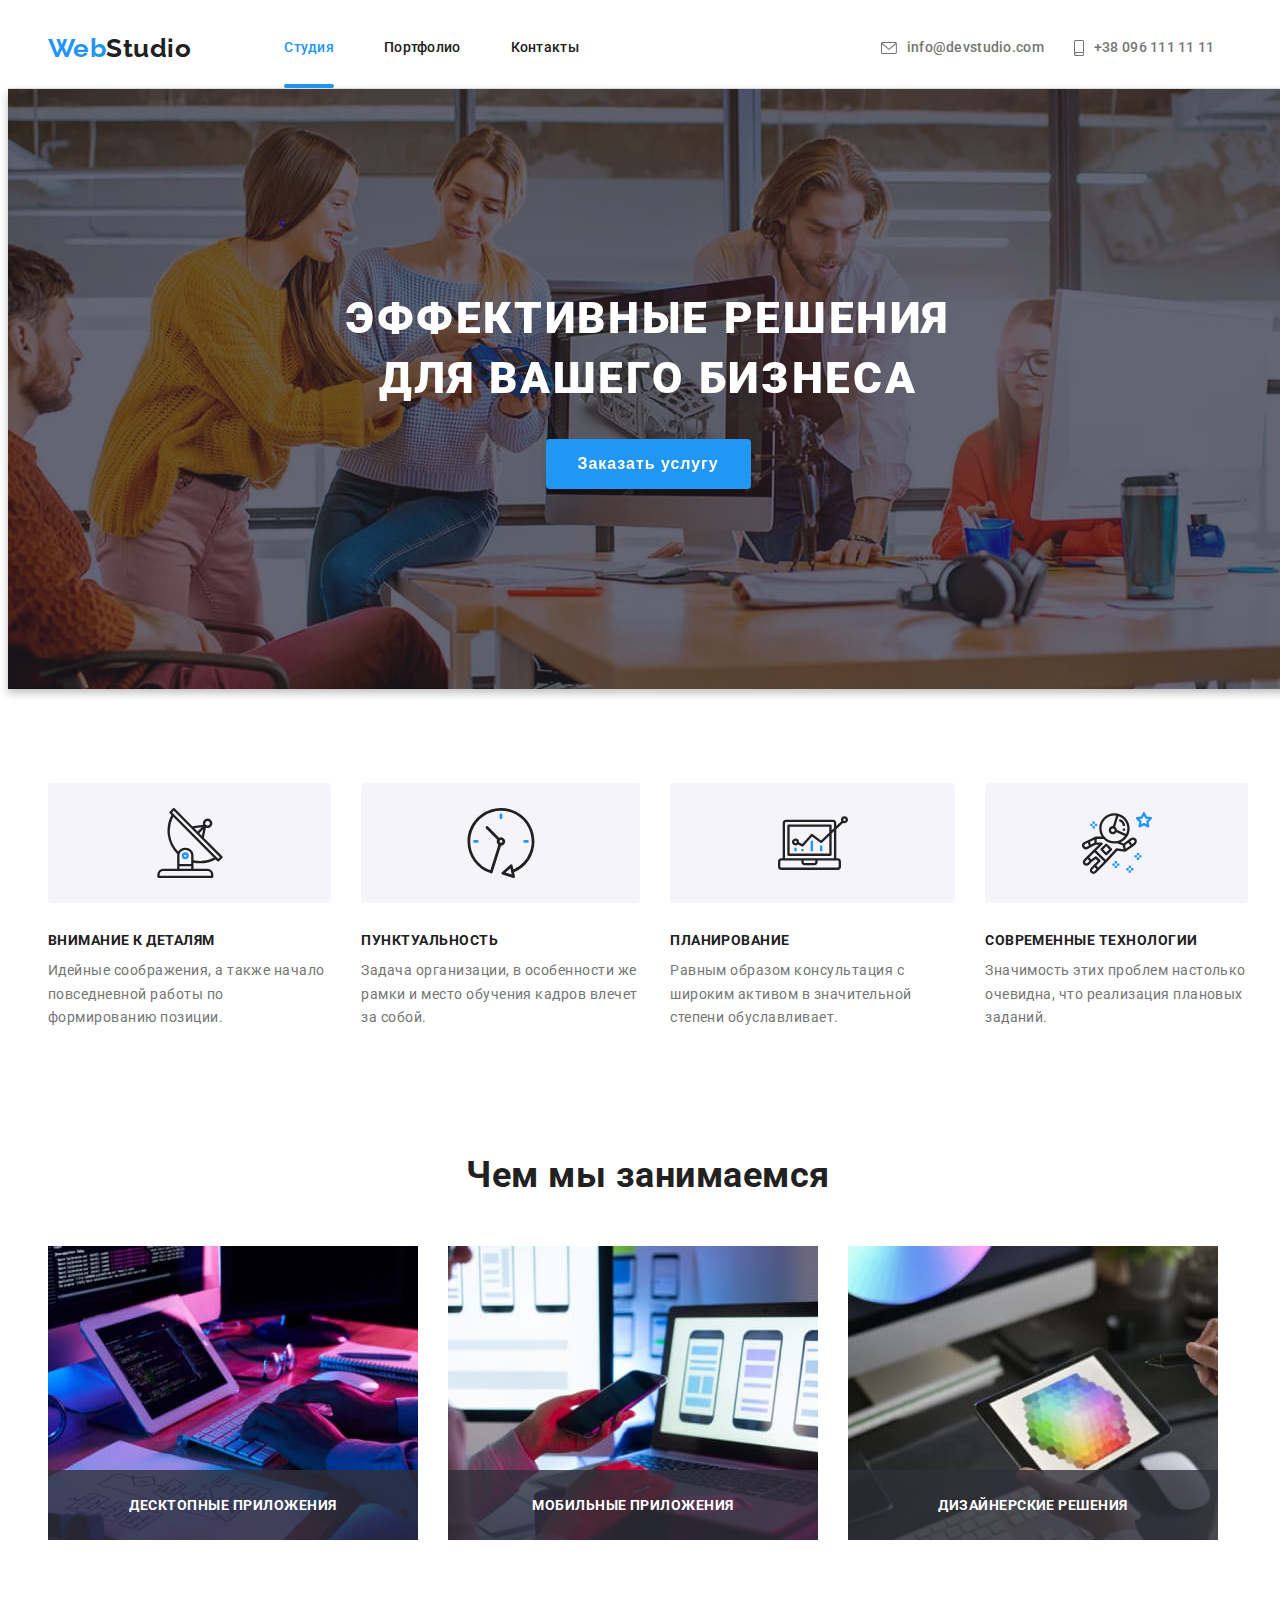
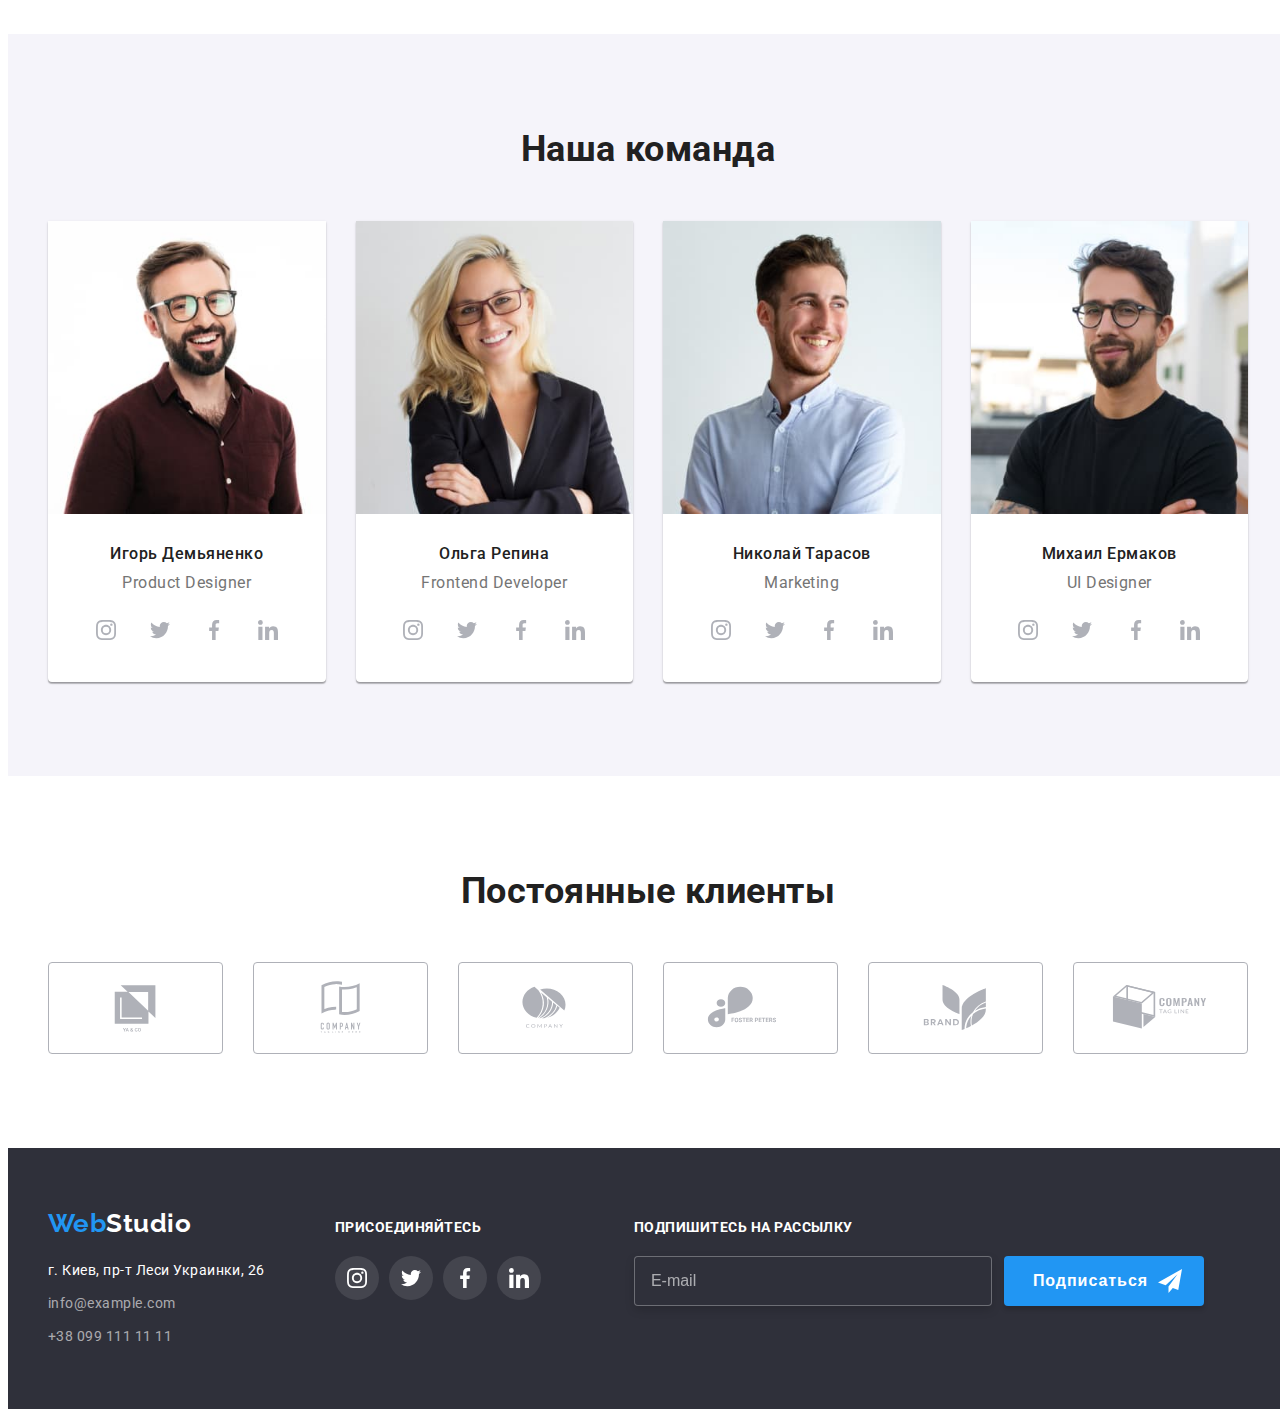
<file: index.html>
<!DOCTYPE html>
<html lang="ru">

<head>
    <meta charset="UTF-8">
    <meta http-equiv="X-UA-Compatible" content="IE=edge">
    <meta name="viewport" content="width=device-width, initial-scale=1.0">
    <title>Webstudio</title>

    <link rel="preconnect" href="https://fonts.googleapis.com">
    <link rel="preconnect" href="https://fonts.gstatic.com" crossorigin>
    <link href="https://fonts.googleapis.com/css2?family=Raleway:wght@700&family=Roboto:wght@400;500;700;900&display=swap"
        rel="stylesheet">

    <link rel="stylesheet" href="https://cdnjs.cloudflare.com/ajax/libs/modern-normalize/1.1.0/modern-normalize.min.css"
            integrity="sha512-wpPYUAdjBVSE4KJnH1VR1HeZfpl1ub8YT/NKx4PuQ5NmX2tKuGu6U/JRp5y+Y8XG2tV+wKQpNHVUX03MfMFn9Q=="
            crossorigin="anonymous" referrerpolicy="no-referrer" />
    
            <link rel="stylesheet" href="./css/main.min.css">

</head>

<body>
    
    <!--Шапка сайта-->
<header class="header">
    <div class="container container--header">
        <nav class="site-nav">

            <a href="./index.html" class="logo">
                <span class="logo__accent">Web</span>Studio
            </a>
            <button type="button" class="open-menu-btn">
                <svg width="40" height="40" aria-label="Переключатель мобильного меню">
                    <use class="icon__menu" href="./images/icons.svg#icon-burger"></use>
                </svg>
            </button>
            <div class="mob-menu is-hidden">
                <div class="menu__container">
                    <div>
                        <button type="button" class="close-menu-btn" aria-expanded="false" data-menu-button>
                            <svg width="40" height="40" aria-label="Переключатель мобильного меню">
                                <use class="icon__cross" href="./images/icons.svg#icon-close"></use>

                            </svg>
                        </button>
                        <ul class="site-nav__list">

                            <li class="site-nav__item"><a href="./index.html" class="site-nav__link site-nav__link--current">Студия</a></li>
                            <li class="site-nav__item"><a href="./portfolio.html"
                                    class="site-nav__link">Портфолио</a></li>
                            <li class="site-nav__item"><a href="" class="site-nav__link">Контакты</a></li>
                        </ul>
                    </div>
                    <ul class="adress-nav">
                        <li class="adress-nav__item">
                            <a href="mailto:info@devstudio.com" target="_blank"
                                class="adress-nav__link adress-nav__link--mail">
                                <svg class="adress-nav__icon" width="16" height="12">
                                    <use href="./images/icons.svg#icon-envelope"></use>
                                </svg>info@devstudio.com</a>
                        </li>
                        <li class="adress-nav__item"><a href="tel:+380961111111"
                                class="adress-nav__link adress-nav__link--tel">
                                <svg class="adress-nav__icon" width="10" height="16">
                                    <use href="./images/icons.svg#icon-phone"></use>
                                </svg>+38 096 111 11 11</a></li>
                    </ul>
                    <ul class="social-nav">
                        <li class="social-nav__item">
                            <a href="" class="social-nav__link">Instagram</a>
                        </li>
                        <li class="social-nav__item">
                            <a href="" class="social-nav__link">Twitter</a>
                        </li>
                        <li class="social-nav__item">
                            <a href="" class="social-nav__link">Facebook</a>
                        </li>
                        <li class="social-nav__item">
                            <a href="" class="social-nav__link">LinkedIn</a>
                        </li>

                    </ul>
                </div>
            </div>
        </nav>


    </div>
</header>


    <main>

        <!--Заказать услугу-->
        <section class="hero section">
            <div class="container">
                <h1 class="hero__title">Эффективные решения для вашего бизнеса</h1>
                <button type="button" class="hero__button" data-modal-open>Заказать услугу</button>       
            </div>
        </section>

        <!--Особенности-->
        <section class="features section">
            <div class="container">
            <h2 class="visually-hidden">Особенности</h2>
            <ul class="features__list">
                <li class="features__item">
                    <div class="features__block">
                    <svg class="features__icon" width="70" height="70">
                        <use href="./images/icons.svg#icon-antenna"></use>
                    </svg>
                </div>
                    <h3 class="features__title">Внимание к деталям</h3>
                    <p class="features__text">
                        Идейные соображения, а также начало повседневной работы по формированию позиции.
                    </p>
                </li>
                <li class="features__item">
                    <div class="features__block">
                        <svg class="features__icon" width="70" height="70">
                            <use href="./images/icons.svg#icon-clock"></use>
                        </svg>
                    </div>
                    <h3 class="features__title">Пунктуальность</h3>
                    <p class="features__text">
                        Задача организации, в особенности же рамки и место обучения кадров влечет за собой.
                    </p>
                </li>
                <li class="features__item">
                    <div class="features__block">
                        <svg class="features__icon" width="70" height="70">
                            <use href="./images/icons.svg#icon-diagram"></use>
                        </svg>
                    </div>
                    <h3 class="features__title">Планирование</h3>
                    <p class="features__text">
                        Равным образом консультация с широким активом в значительной степени обуславливает.
                    </p>
                </li>
                <li class="features__item">
                    <div class="features__block">
                        <svg class="features__icon" width="70" height="70">
                            <use href="./images/icons.svg#icon-astronaut"></use>
                        </svg>
                    </div>
                    <h3 class="features__title">Современные технологии</h3>
                    <p class="features__text">
                        Значимость этих проблем настолько очевидна, что реализация плановых заданий.
                    </p>
                </li>
            </ul>
            </div>
        </section>

        <!--Чем мы занимаемся-->
        <section class="works section">
            <div class="container">
            <h2 class=" works__title">Чем мы занимаемся</h2>
            <ul class="works__list">
                <li class="works__item">
                    <img srcset="
                    ./images/works-01.jpg  370px,
                    ./images/works-01@2x.jpg  540px"
                    src="./images/works-01.jpg" 
                    class="works__img" 
                    alt="Человек печатает на клавиатуре" 
                    sizes=" 100vw"
                    />
                    <h3 class="works__description">Десктопные приложения</h3>
                </li>
                <li class="works__item">
                    <img srcset="
                    ./images/works-02.jpg  370px,
                    ./images/works-02@2x.jpg  540px"
                    src="./images/works-02.jpg" class="works__img"
                    alt="Человек держит в руках телефон" sizes=" 100vw" />
                    <h3 class="works__description">Мобильные приложения</h3>
                </li>
                <li class="works__item">
                    <img srcset="
                    ./images/works-03.jpg  370px,
                    ./images/works-03@2x.jpg  540px" 
                    src="./images/works-03.jpg" class="works__img"
                    alt="Человек работает на планшете" 
                    sizes=" 100vw" />
                    <h3 class="works__description">Дизайнерские решения</h3>
                </li>
            </ul>
            </div>
        </section>

        <!--Команда-->
        <section class="team section">
            <div class="container">
            <h2 class="team__title">Наша команда</h2>
            <ul class="employees">
                <li class="employees__card">
                    <img srcset=
                    "./images/team-01.jpg  450w,
                    ./images/team-01@2x.jpg  900w,
                    ./images/team-01-270px.jpg  270w,
                    ./images/team-01-270px@2x.jpg  540w,
                    ./images/team-01-354px.jpg  354w,
                    ./images/team-01-354px@2x.jpg 708w" 
                    src="./images/team-01.jpg" class="works__img"
                    alt="Фото Игорь Демьяненко" 
                    sizes="(min-width: 1200px) 25vw, (min-width: 768px) 50vw, 100vw" />
                    <div class="employees__block">
                        <h3 class="employees__name">Игорь Демьяненко</h3>
                        <p lang="en" class="employees__position">Product Designer</p>
                        <ul class="social">
                            <li class="social__button">
                                <a href="" class="social__link">
                                    <svg class="social__icon" width="20" height="20">
                                        <use href="./images/icons.svg#icon-instagram"></use>
                                    </svg>
                                </a>
                            </li>
                            <li class="social__button">
                                <a href="" class="social__link">
                                    <svg class="social__icon" width="20" height="20">
                                        <use href="./images/icons.svg#icon-twitter"></use>
                                    </svg>
                                </a>
                            </li>
                            <li class="social__button">
                                <a href="" class="social__link">
                                    <svg class="social__icon" width="20" height="20">
                                        <use href="./images/icons.svg#icon-facebook"></use>
                                    </svg>
                                </a>
                            </li>
                            <li class="social__button">
                                <a href="" class="social__link">
                                    <svg class="social__icon" width="20" height="20">
                                        <use href="./images/icons.svg#icon-linkedin"></use>
                                    </svg>
                                </a>
                            </li>
                        </ul>
                    </div>
                </li>
                <li class="employees__card">
                    <img srcset=
                    "./images/team-02.jpg  450w,
                    ./images/team-02@2x.jpg  900w,
                    ./images/team-02-270px.jpg  270w,
                    ./images/team-02-270px@2x.jpg  540w,
                    ./images/team-02-354px.jpg  354w,
                    ./images/team-02-354px@2x.jpg 708w"  
                    src="./images/team-02.jpg" class="works__img"
                    alt="Фото Ольга Репина" 
                    sizes="(min-width: 1200px) 25vw, (min-width: 768px) 50vw, 100vw" />
                    <div class="employees__block">
                        <h3 class="employees__name">Ольга Репина</h3>
                        <p lang="en" class="employees__position">Frontend Developer</p>
                    <ul class="social">
                        <li class="social__button">
                            <a href="" class="social__link">
                                <svg class="social__icon" width="20" height="20">
                                    <use href="./images/icons.svg#icon-instagram"></use>
                                </svg>
                            </a>
                        </li>
                        <li class="social__button">
                            <a href="" class="social__link">
                                <svg class="social__icon" width="20" height="20">
                                    <use href="./images/icons.svg#icon-twitter"></use>
                                </svg>
                            </a>
                        </li>
                        <li class="social__button">
                            <a href="" class="social__link">
                                <svg class="social__icon" width="20" height="20">
                                    <use href="./images/icons.svg#icon-facebook"></use>
                                </svg>
                            </a>
                        </li>
                        <li class="social__button">
                            <a href="" class="social__link">
                                <svg class="social__icon" width="20" height="20">
                                    <use href="./images/icons.svg#icon-linkedin"></use>
                                </svg>
                            </a>
                        </li>
                    </ul>
                    </div>
                </li>
                <li class="employees__card">
                    <img srcset=
                    "./images/team-03.jpg  450w,
                    ./images/team-03@2x.jpg  900w,
                    ./images/team-03-270px.jpg  270w,
                    ./images/team-03-270px@2x.jpg  540w,
                    ./images/team-03-354px.jpg  354w,
                    ./images/team-03-354px@2x.jpg 708w" 
                    src="./images/team-03.jpg" class="works__img"
                    alt="Фото Николай Тарасов" 
                    sizes="(min-width: 1200px) 25vw, (min-width: 768px) 50vw, 100vw" />
                    <div class="employees__block">
                        <h3 class="employees__name">Николай Тарасов</h3>
                        <p lang="en" class="employees__position">Marketing</p>
                    <ul class="social">
                        <li class="social__button">
                            <a href="" class="social__link">
                                <svg class="social__icon" width="20" height="20">
                                    <use href="./images/icons.svg#icon-instagram"></use>
                                </svg>
                            </a>
                        </li>
                        <li class="social__button">
                            <a href="" class="social__link">
                                <svg class="social__icon" width="20" height="20">
                                    <use href="./images/icons.svg#icon-twitter"></use>
                                </svg>
                            </a>
                        </li>
                        <li class="social__button">
                            <a href="" class="social__link">
                                <svg class="social__icon" width="20" height="20">
                                    <use href="./images/icons.svg#icon-facebook"></use>
                                </svg>
                            </a>
                        </li>
                        <li class="social__button">
                            <a href="" class="social__link">
                                <svg class="social__icon" width="20" height="20">
                                    <use href="./images/icons.svg#icon-linkedin"></use>
                                </svg>
                            </a>
                        </li>
                    </ul>
                    </div>
                </li>
                <li class="employees__card">
                    
                    <img srcset="./images/team-03.jpg  450w,
                    ./images/team-04@2x.jpg  900w,
                    ./images/team-04-270px.jpg  270w,
                    ./images/team-04-270px@2x.jpg  540w,
                    ./images/team-04-354px.jpg  354w,
                    ./images/team-04-354px@2x.jpg 708w" src="./images/team-03.jpg" class="works__img"
                    alt="Фото Михаил Ермаков" 
                    sizes="(min-width: 1200px) 25vw, (min-width: 768px) 50vw, 100vw" />

                    <div class="employees__block">
                        <h3 class="employees__name">Михаил Ермаков</h3>
                        <p lang="en" class="employees__position">UI Designer</p>
                    <ul class="social">
                        <li class="social__button">
                            <a href="" class="social__link">
                                <svg class="social__icon" width="20" height="20">
                                    <use href="./images/icons.svg#icon-instagram"></use>
                                </svg>
                            </a>
                        </li>
                        <li class="social__button">
                            <a href="" class="social__link">
                                <svg class="social__icon" width="20" height="20">
                                    <use href="./images/icons.svg#icon-twitter"></use>
                                </svg>
                            </a>
                        </li>
                        <li class="social__button">
                            <a href="" class="social__link">
                                <svg class="social__icon" width="20" height="20">
                                    <use href="./images/icons.svg#icon-facebook"></use>
                                </svg>
                            </a>
                        </li>
                        <li class="social__button">
                            <a href="" class="social__link">
                                <svg class="social__icon" width="20" height="20">
                                    <use href="./images/icons.svg#icon-linkedin"></use>
                                </svg>
                            </a>
                        </li>
                    </ul>
                    </div>
                </li>
            </ul>
            </div>
        </section>
    </main>


    <!-- Наши клиенты -->

    <section class="clients section">
        <div class="container">
            <h2 class="clients__title">Постоянные клиенты</h2>
            <ul class="companies">
                <li class="companies__item">
                    <a href="" class="companies__link">
                        <svg class="companies__icon" width="106" height="60">
                            <use href="./images/icons.svg#icon-logo-1"></use>
                        </svg>
                    </a>
                </li>
                <li class="companies__item">
                    <a href="" class="companies__link">
                        <svg class="companies__icon" width="106" height="60">
                            <use href="./images/icons.svg#icon-logo-2"></use>
                        </svg>
                    </a>
                </li>
                <li class="companies__item">
                    <a href="" class="companies__link">
                        <svg class="companies__icon" width="106" height="60">
                            <use href="./images/icons.svg#icon-logo-3"></use>
                        </svg>
                    </a>
                </li>
                <li class="companies__item">
                    <a href="" class="companies__link">
                        <svg class="companies__icon" width="106" height="60">
                            <use href="./images/icons.svg#icon-logo-4"></use>
                        </svg>
                    </a>
                </li>
                <li class="companies__item">
                    <a href="" class="companies__link">
                        <svg class="companies__icon" width="106" height="60">
                            <use href="./images/icons.svg#icon-logo-5"></use>
                        </svg>
                    </a>
                </li>
                <li class="companies__item">
                    <a href="" class="companies__link">
                        <svg class="companies__icon" width="106" height="60">
                            <use href="./images/icons.svg#icon-logo-6"></use>
                        </svg>
                    </a>
                </li>
            </ul>
        </div>
    </section>

    <!--Футер-->
    <footer class="footer">
        <div class="container footer--container">
        <div class="adress__footer">
            <a href="./index.html" class="logo logo--footer">
            <span class="logo__accent">Web</span>Studio
        </a>

        <address class="contacts">
            <ul class="contacts__list">
                <li class="contacts__item">
                    <a href="https://goo.gl/maps/eppCBXv3mgWTVe7j6" target="_blank" class="contacts__link contacts__link--map">г. Киев, пр-т Леси Украинки, 26</a>
                </li>
                <li class="contacts__item">
                    <a href="mailto:info@example.com" target="_blank" class="contacts__link">info@example.com</a>
                </li>
                <li class="contacts__item">
                    <a href="tel:+380991111111" class="contacts__link"> +38 099 111 11 11</a>
                </li>
            </ul>
        </address>
        </div>
        <div class="join">
        <h2 class="join__title">присоединяйтесь</h2>
        <ul class="join__social">
            <li class="social__button">
                <a href="" class="social__link social__link--join">
                    <svg class="social__icon social__icon--join" width="20" height="20">
                        <use href="./images/icons.svg#icon-instagram"></use>
                    </svg>
                </a>
            </li>
            <li class="social__button">
                <a href="" class="social__link social__link--join">
                    <svg class="social__icon social__icon--join" width="20" height="20">
                        <use href="./images/icons.svg#icon-twitter"></use>
                    </svg>
                </a>
            </li>
            <li class="social__button">
                <a href="" class="social__link social__link--join">
                    <svg class="social__icon social__icon--join" width="20" height="20">
                        <use href="./images/icons.svg#icon-facebook"></use>
                    </svg>
                </a>
            </li>
            <li class="social__button">
                <a href="" class="social__link social__link--join">
                    <svg class="social__icon social__icon--join" width="20" height="20">
                        <use href="./images/icons.svg#icon-linkedin"></use>
                    </svg>
                </a>
            </li>
        </ul>
        </div>
        <div class="subscribe">
            <h3 class="subscribe__title">Подпишитесь на рассылку</h3>
            <div class="mail">
            <label for="mail" ></label>
            <input type="email" class="mail__insert" name="mail" placeholder="E-mail" id="mail">
            <button type="submit" class="button__subscribe">Подписаться
            <svg class="subscribe__icon" width="24" height="24">
                <use href="./images/icons.svg#icon-send"></use>
            </svg>
        </button>
        </div>
        </div>
        </div>
    </footer>

<!-- Модальное окно -->

    <div class="backdrop is-hidden" data-modal>
        <div class="modal">
            <p class="modal__title">Оставьте свои данные, мы вам перезвоним</p>
            <button data-modal-close class="close">
            <svg class="close__button" width="18" height="18">
                <use href="./images/icons.svg#icon-close"></use>
            </svg>
            </button>
            <form>
                <div class="form">
                    <label for="name" class="form__name">Имя</label>
                    <div class="field">
                        <input type="text" class="field__input" name="name" id="name">
                        <svg class="field__icon" width="18" height="18">
                            <use href="./images/icons.svg#icon-person"></use>
                        </svg>
                    </div>
                    
                </div>
                <div class="form">
                    <label for="tel" class="form__name">Телефон</label>
                    <div class="field">
                        <input type="tel" class="field__input" name="tel" id="tel">
                        <svg class="field__icon" width="18" height="18">
                            <use href="./images/icons.svg#icon-phone-black"></use>
                        </svg>
                    </div>
                    
                </div>
                <div class="form">
                    <label for="mail" class="form__name">Почта</label>
                    <div class="field">
                        <input type="email" class="field__input" name="mail" id="mail">
                        <svg class="field__icon" width="18" height="18">
                            <use href="./images/icons.svg#icon-email-black"></use>
                        </svg>
                    </div>
                    
                </div>
                <div class="form form--comment">
                    
                    <label for="feedback" class="form__name">Комментарий</label>
                    <textarea class="field__comment" name="comment" placeholder="Введите текст"></textarea>
                    
                </div>
                <div class="checkbox">
                    
                <label class="agreement">
                    <input type="checkbox" class="agreement__check visually-hidden" name="checkbox" value="html">
                    <svg class="agreement__icon" width="16" height="15">
                        <use href="./images/icons.svg#icon-check"></use>
                    </svg>
                    Соглашаюсь с рассылкой и принимаю <a href="" class="conditions">Условия договора</a>
                
                </label>
                </div>
                <button type="submit" class="modal__button">Отправить</button>
            </form>
        </div>
        
    </div>
    <script src="./js/modal.js"></script>
    <script src="./js/mobile-menu.js"></script>
</body>

</html>
</file>
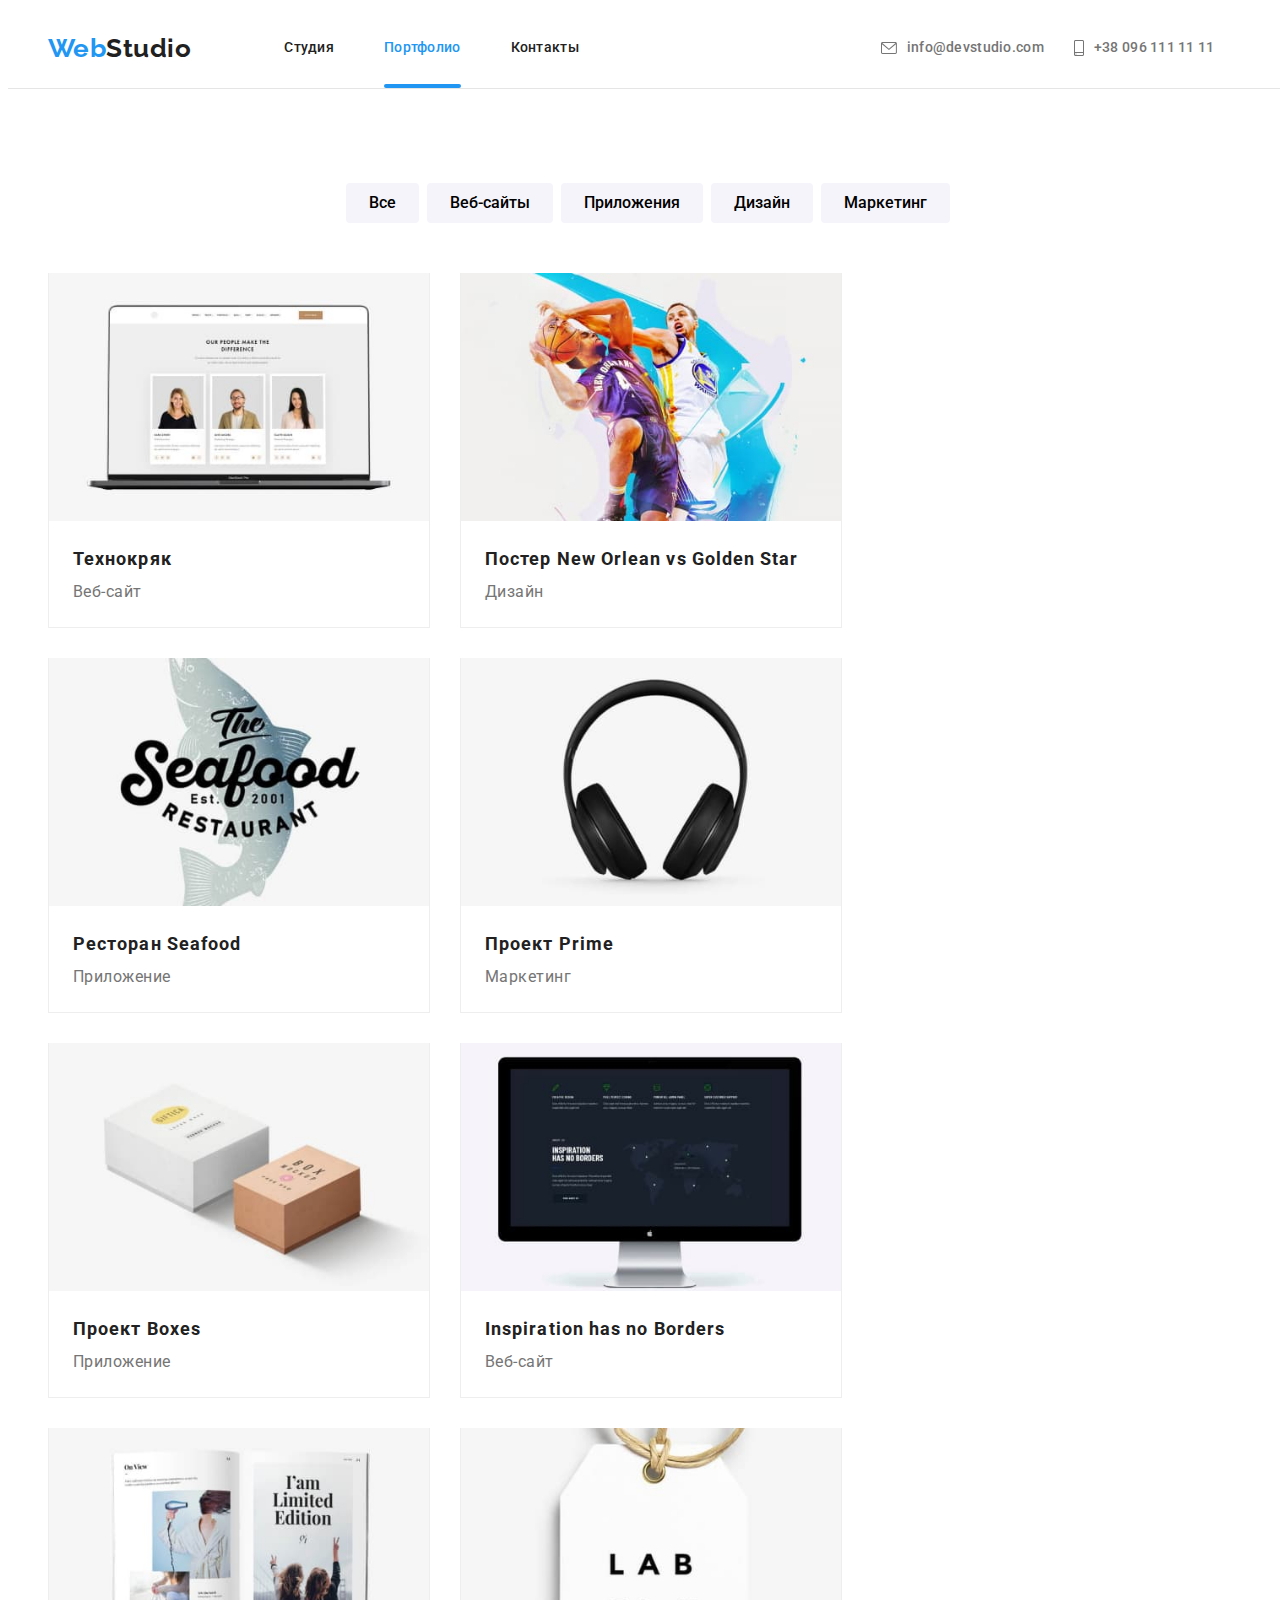
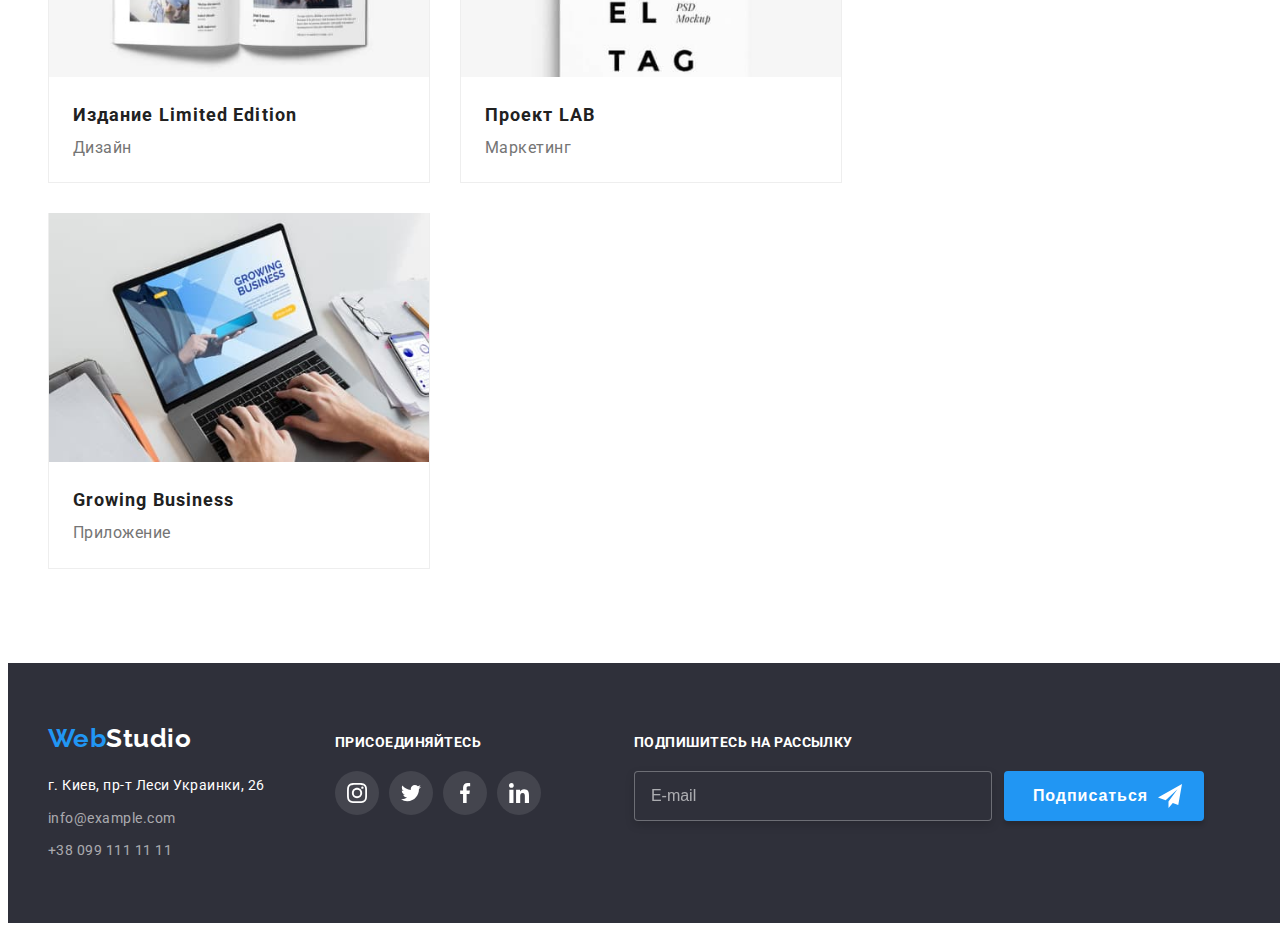
<file: portfolio.html>
<!DOCTYPE html>
<html lang="ru">

<head>
    <meta charset="UTF-8">
    <meta http-equiv="X-UA-Compatible" content="IE=edge">
    <meta name="viewport" content="width=device-width, initial-scale=1.0">
    <title>Document</title>

    <link rel="preconnect" href="https://fonts.googleapis.com">
    <link rel="preconnect" href="https://fonts.gstatic.com" crossorigin>
    <link href="https://fonts.googleapis.com/css2?family=Raleway:wght@700&family=Roboto:wght@400;500;700;900&display=swap"
    rel="stylesheet">
    
    <link rel="stylesheet" href="https://cdnjs.cloudflare.com/ajax/libs/modern-normalize/1.1.0/modern-normalize.min.css"
    integrity="sha512-wpPYUAdjBVSE4KJnH1VR1HeZfpl1ub8YT/NKx4PuQ5NmX2tKuGu6U/JRp5y+Y8XG2tV+wKQpNHVUX03MfMFn9Q=="
    crossorigin="anonymous" referrerpolicy="no-referrer" />
    
        <link rel="stylesheet" href="./css/main.min.css">
</head>

<body>
<!--Шапка сайта-->
<header class="header">
    <div class="container container--header">
        <nav class="site-nav" >

            <a href="./index.html" class="logo">
                <span class="logo__accent">Web</span>Studio
            </a>
            <button type="button" class="open-menu-btn" >
                <svg width="40" height="40" aria-label="Переключатель мобильного меню">
                    <use class="icon__menu" href="./images/icons.svg#icon-burger"></use>
                </svg>
            </button>
            <div class="mob-menu is-hidden">
            <div class="menu__container">
                <div>
                <button type="button" class="close-menu-btn" aria-expanded="false" data-menu-button>
                    <svg width="40" height="40" aria-label="Переключатель мобильного меню">
                        <use class="icon__cross" href="./images/icons.svg#icon-close"></use>
                        
                    </svg>
                </button>
                <ul class="site-nav__list">

                    <li class="site-nav__item"><a href="./index.html"
                            class="site-nav__link">Студия</a></li>
                    <li class="site-nav__item"><a href="./portfolio.html" class="site-nav__link site-nav__link--current">Портфолио</a></li>
                    <li class="site-nav__item"><a href="" class="site-nav__link">Контакты</a></li>
                </ul>
            </div>
                <ul class="adress-nav">
                    <li class="adress-nav__item">
                        <a href="mailto:info@devstudio.com" target="_blank"
                            class="adress-nav__link adress-nav__link--mail">
                            <svg class="adress-nav__icon" width="16" height="12">
                                <use href="./images/icons.svg#icon-envelope"></use>
                            </svg>info@devstudio.com</a>
                    </li>
                    <li class="adress-nav__item"><a href="tel:+380961111111"
                            class="adress-nav__link adress-nav__link--tel">
                            <svg class="adress-nav__icon" width="10" height="16">
                                <use href="./images/icons.svg#icon-phone"></use>
                            </svg>+38 096 111 11 11</a></li>
                </ul>
                <ul class="social-nav">
                    <li class="social-nav__item">
                        <a href="" class="social-nav__link">Instagram</a>
                    </li>
                    <li class="social-nav__item">
                        <a href="" class="social-nav__link">Twitter</a>
                    </li>
                    <li class="social-nav__item">
                        <a href="" class="social-nav__link">Facebook</a>
                    </li>
                    <li class="social-nav__item">
                        <a href="" class="social-nav__link">LinkedIn</a>
                    </li>

                </ul></div>
            </div>
        </nav>


    </div>
</header>


</header>

    <main>
        <!--Примеры работ-->
        <section class="portfolio"> 
            <div class="container">
            <h1 class="visually-hidden">Портфолио</h1>
                <ul class="filter">
                    <li class="filter__item"><button type="button" class="filter__button">Все</button></li>
                    <li class="filter__item"><button type="button" class="filter__button">Веб-сайты</button></li>
                    <li class="filter__item"><button type="button" class="filter__button">Приложения</button></li>
                    <li class="filter__item"><button type="button" class="filter__button">Дизайн</button></li>
                    <li class="filter__item"><button type="button" class="filter__button">Маркетинг</button></li>
                </ul>

                <ul class="progects">
                <li class="progects__item">
                    <a href="" class="progects__link">
                    <div class="card">
                    <img srcset="./images/portfolio-01-354px.jpg  354w,
                        ./images/portfolio-01-354px@2x.jpg  708w,
                        ./images/portfolio-01-370px.jpg  370w,
                        ./images/portfolio-01-370px@2x.jpg  740w,
                        ./images/portfolio-01.jpg  450w,
                        ./images/portfolio-01@2x.jpg 900w" 
                        src="./images/portfolio-01-354px.jpg" 
                        alt="Скрин Технокряк" 
                        sizes="(min-width: 1200px) 33vw, (min-width: 768px) 50vw, 100vw" />
                    <p class="card__description">Технокряк это современная площадка распространения коронавируса. Компании 
                        используют эту платформу для цифрового
                        шпионажа и атак на защищённые сервера конкурентов.</p>
                    </div>
                    <div class="card__content"> 
                        <h2 class="card__title">Технокряк</h2>
                        <p class="card__text">Веб-сайт</p>
                    </div>
                    </a>                                   
                </li>

                <li class="progects__item">
                    <a href=""class="progects__link">
                    <div class="card">
                        <img srcset="./images/portfolio-02-354px.jpg  354w,
                            ./images/portfolio-02-354px@2x.jpg  708w,
                            ./images/portfolio-02-370px.jpg  370w,
                            ./images/portfolio-02-370px@2x.jpg  740w,
                            ./images/portfolio-02.jpg  450w,
                            ./images/portfolio-02@2x.jpg 900w" 
                            src="./images/portfolio-02-354px.jpg"
                            alt="Фото постера New Orlean vs Golden Star" 
                            sizes="(min-width: 1200px) 33vw, (min-width: 768px) 50vw, 100vw" />
                        <p class="card__description">Технокряк это современная площадка распространения коронавируса. Компании
                            используют эту платформу для цифрового
                            шпионажа и атак на защищённые сервера конкурентов.</p>
                    </div>
                    <div class="card__content">
                        <h2 class="card__title">Постер New Orlean vs Golden Star</h2>
                        <p class="card__text">Дизайн</p>
                    </div>
                    </a>
                </li>

                <li class="progects__item">
                    <a href=""class="progects__link">
                    <div class="card">
                        <img srcset="./images/portfolio-03-354px.jpg  354w,
                            ./images/portfolio-03-354px@2x.jpg  708w,
                            ./images/portfolio-03-370px.jpg  370w,
                            ./images/portfolio-03-370px@2x.jpg  740w,
                            ./images/portfolio-03.jpg  450w,
                            ./images/portfolio-03@2x.jpg 900w" 
                            src="./images/portfolio-03-354px.jpg"
                            alt="Логотип ресторана Seafood" 
                            sizes="(min-width: 1200px) 33vw, (min-width: 768px) 50vw, 100vw" />
                        <p class="card__description">Технокряк это современная площадка распространения коронавируса. Компании
                            используют эту платформу для цифрового
                            шпионажа и атак на защищённые сервера конкурентов.</p>
                    </div>
                    <div class="card__content"> 
                        <h2 class="card__title">Ресторан Seafood</h2>
                        <p class="card__text">Приложение</p>
                    </div>
                    </a>
                </li>

                <li class="progects__item">
                    <a href=""class="progects__link">
                    <div class="card">
                        <img srcset="./images/portfolio-04-354px.jpg  354w,
                            ./images/portfolio-04-354px@2x.jpg  708w,
                            ./images/portfolio-04-370px.jpg  370w,
                            ./images/portfolio-04-370px@2x.jpg  740w,
                            ./images/portfolio-04.jpg  450w,
                            ./images/portfolio-04@2x.jpg 900w" 
                            src="./images/portfolio-04-354px.jpg"
                            alt="Фото наушников" 
                            sizes="(min-width: 1200px) 33vw, (min-width: 768px) 50vw, 100vw" />
                        <p class="card__description">Технокряк это современная площадка распространения коронавируса. Компании
                            используют эту платформу для цифрового
                            шпионажа и атак на защищённые сервера конкурентов.</p>
                    </div>
                    <div class="card__content">
                        <h2 class="card__title">Проект Prime</h2>
                        <p class="card__text">Маркетинг</p>
                    </div> 
                    </a>
                </li>

                <li class="progects__item">
                    <a href=""class="progects__link"> 
                    <div class="card">
                        <img srcset="./images/portfolio-05-354px.jpg  354w,
                            ./images/portfolio-05-354px@2x.jpg  708w,
                            ./images/portfolio-05-370px.jpg  370w,
                            ./images/portfolio-05-370px@2x.jpg  740w,
                            ./images/portfolio-05.jpg  450w,
                            ./images/portfolio-05@2x.jpg 900w" 
                            src="./images/portfolio-05-354px.jpg"
                            alt="Фото кобочек Boxes" 
                            sizes="(min-width: 1200px) 33vw, (min-width: 768px) 50vw, 100vw" />
                        <p class="card__description">Технокряк это современная площадка распространения коронавируса. Компании
                            используют эту платформу для цифрового
                            шпионажа и атак на защищённые сервера конкурентов.</p>
                    </div>
                    <div class="card__content"> 
                        <h2 class="card__title">Проект Boxes</h2>
                        <p class="card__text">Приложение</p>
                    </div>
                    </a>    
                </li>

                <li class="progects__item">
                    <a href=""class="progects__link">
                    <div class="card">
                        <img srcset="./images/portfolio-06-354px.jpg  354w,
                            ./images/portfolio-06-354px@2x.jpg  708w,
                            ./images/portfolio-06-370px.jpg  370w,
                            ./images/portfolio-06-370px@2x.jpg  740w,
                            ./images/portfolio-06.jpg  450w,
                            ./images/portfolio-06@2x.jpg 900w" 
                            src="./images/portfolio-06-354px.jpg"
                            alt="Фото монитора с открытым веб-сайтом Inspiration has no Borders" 
                            sizes="(min-width: 1200px) 33vw, (min-width: 768px) 50vw, 100vw" />
                        <p class="card__description">Технокряк это современная площадка распространения коронавируса. Компании
                            используют эту платформу для цифрового
                            шпионажа и атак на защищённые сервера конкурентов.</p>
                    </div>
                    <div class="card__content">
                        <h2 class="card__title" lang="en">Inspiration has no Borders</h2>
                        <p class="card__text">Веб-сайт</p>
                    </div> 
                    </a>
                </li>

                <li class="progects__item">
                    <a href=""class="progects__link">
                    <div class="card">
                        <img srcset="./images/portfolio-07-354px.jpg  354w,
                        ./images/portfolio-07-354px@2x.jpg  708w,
                        ./images/portfolio-07-370px.jpg  370w,
                        ./images/portfolio-07-370px@2x.jpg  740w,
                        ./images/portfolio-07.jpg  450w,
                        ./images/portfolio-07@2x.jpg 900w" 
                        src="./images/portfolio-07-354px.jpg"
                        alt="Разворот издания Limited Edition" 
                        sizes="(min-width: 1200px) 33vw, (min-width: 768px) 50vw, 100vw" />
                        <p class="card__description">Технокряк это современная площадка распространения коронавируса. Компании
                            используют эту платформу для цифрового
                            шпионажа и атак на защищённые сервера конкурентов.</p>
                    </div>
                    <div class="card__content">
                        <h2 class="card__title">Издание Limited Edition</h2>
                        <p class="card__text">Дизайн</p>
                    </div> 
                    </a>
                </li>

                <li class="progects__item">
                    <a href=""class="progects__link">
                    <div class="card">
                        <img srcset="./images/portfolio-08-354px.jpg  354w,
                        ./images/portfolio-08-354px@2x.jpg  708w,
                        ./images/portfolio-08-370px.jpg  370w,
                        ./images/portfolio-08-370px@2x.jpg  740w,
                        ./images/portfolio-08.jpg  450w,
                        ./images/portfolio-08@2x.jpg 900w" 
                        src="./images/portfolio-08-354px.jpg"
                        alt="Фото лейбла LAB" 
                        sizes="(min-width: 1200px) 33vw, (min-width: 768px) 50vw, 100vw" />
                        <p class="card__description">Технокряк это современная площадка распространения коронавируса. Компании
                            используют эту платформу для цифрового
                            шпионажа и атак на защищённые сервера конкурентов.</p>
                    </div>
                    <div class="card__content">
                        <h2 class="card__title">Проект LAB</h2>
                        <p class="card__text">Маркетинг</p>
                    </div> 
                    </a>
                </li>

                <li class="progects__item">
                    <a href=""class="progects__link">
                    <div class="card">
                        <img srcset="./images/portfolio-09-354px.jpg  354w,
                        ./images/portfolio-09-354px@2x.jpg  708w,
                        ./images/portfolio-09-370px.jpg  370w,
                        ./images/portfolio-09-370px@2x.jpg  740w,
                        ./images/portfolio-09.jpg  450w,
                        ./images/portfolio-09@2x.jpg 900w" 
                        src="./images/portfolio-09-354px.jpg"
                        alt="Фото приложения Growing Business на ноутбуке" 
                        sizes="(min-width: 1200px) 33vw, (min-width: 768px) 50vw, 100vw" />
                        <p class="card__description">Технокряк это современная площадка распространения коронавируса. Компании
                            используют эту платформу для цифрового
                            шпионажа и атак на защищённые сервера конкурентов.</p>
                    </div>
                    <div class="card__content"> 
                        <h2 class="card__title" lang="en">Growing Business</h2>
                        <p class="card__text">Приложение</p>
                    </div>
                    </a>
                </li>
            </ul>
        
</div>
        </section>

        
    </main>

<!--Футер-->
<footer class="footer">
    <div class="container footer--container">
        <div class="adress__footer">
            <a href="./index.html" class="logo logo--footer">
                <span class="logo__accent">Web</span>Studio
            </a>

            <address class="contacts">
                <ul class="contacts__list">
                    <li class="contacts__item">
                        <a href="https://goo.gl/maps/eppCBXv3mgWTVe7j6" target="_blank"
                            class="contacts__link contacts__link--map">г. Киев, пр-т Леси Украинки, 26</a>
                    </li>
                    <li class="contacts__item">
                        <a href="mailto:info@example.com" target="_blank" class="contacts__link">info@example.com</a>
                    </li>
                    <li class="contacts__item">
                        <a href="tel:+380991111111" class="contacts__link"> +38 099 111 11 11</a>
                    </li>
                </ul>
            </address>
        </div>
        <div class="join">
            <h2 class="join__title">присоединяйтесь</h2>
            <ul class="join__social">
                <li class="social__button">
                    <a href="" class="social__link social__link--join">
                        <svg class="social__icon social__icon--join" width="20" height="20">
                            <use href="./images/icons.svg#icon-instagram"></use>
                        </svg>
                    </a>
                </li>
                <li class="social__button">
                    <a href="" class="social__link social__link--join">
                        <svg class="social__icon social__icon--join" width="20" height="20">
                            <use href="./images/icons.svg#icon-twitter"></use>
                        </svg>
                    </a>
                </li>
                <li class="social__button">
                    <a href="" class="social__link social__link--join">
                        <svg class="social__icon social__icon--join" width="20" height="20">
                            <use href="./images/icons.svg#icon-facebook"></use>
                        </svg>
                    </a>
                </li>
                <li class="social__button">
                    <a href="" class="social__link social__link--join">
                        <svg class="social__icon social__icon--join" width="20" height="20">
                            <use href="./images/icons.svg#icon-linkedin"></use>
                        </svg>
                    </a>
                </li>
            </ul>
        </div>
        <div class="subscribe">
            <h2 class="subscribe__title">Подпишитесь на рассылку</h3>
                <div class="mail">
                    <label for="mail"></label>
                    <input type="email" class="mail__insert" name="mail" placeholder="E-mail" id="mail">
                    <button type="submit" class="button__subscribe">Подписаться
                        <svg class="subscribe__icon" width="24" height="24">
                            <use href="./images/icons.svg#icon-send"></use>
                        </svg>
                    </button>
                </div>
        </div>
    </div>
</footer>
<script src="./js/mobile-menu.js"></script>
    </body>
    
    </html>
</file>
<file: css/main.min.css>
body{width:100%;position:relative;display:block;background-color:var(--white-color);color:var(--primary-title-color);font-family:Roboto, sans-serif;letter-spacing:0.03em}.section{padding:60px 0}@media screen and (min-width: 1200px){.section{padding:94px 0}}ul{list-style:none;margin:0;padding:0}p,h1,h2,h3,h4,h5,h6{margin:0}img{width:100%;display:block}.container{width:100%;padding-right:15px;padding-left:15px;margin-left:auto;margin-right:auto}@media screen and (min-width: 480px){.container{width:480px}}@media screen and (min-width: 768px){.container{width:768px}}@media screen and (min-width: 1200px){.container{width:1200px}}.logo{color:var(--primary-title-color);font-family:Raleway, sans-serif;font-weight:700;font-size:24px;line-height:1.17;text-decoration:none;display:block}.site-nav.is-open .logo{display:none}@media screen and (min-width: 1200px){.logo{font-size:26px;line-height:1.19}}.logo__accent{color:var(--accent-color)}.logo--footer{color:var(--white-color)}.hero__button{height:50px;padding:10px 32px;margin-top:30px;margin-right:auto;margin-left:auto}.button__subscribe{display:flex;align-items:center;height:50px;padding-top:10px;padding-bottom:10px;padding-left:29px}@media screen and (min-width: 1200px){.button__subscribe{margin-left:12px}}.subscribe__icon{margin:13px 8px 13px 10px;fill:var(--white-color)}.modal__button{padding:10px 55px;display:block;margin-right:auto;margin-left:auto;transition:background-color 250ms cubic-bezier(0.4, 0, 0.2, 1)}.modal__button:hover,.modal__button:focus{background-color:#188ce8}.hero__title{color:var(--white-color);font-weight:900;font-size:26px;line-height:1.62;text-align:center;letter-spacing:0.06em;text-transform:uppercase;max-width:360px;margin:auto}@media screen and (min-width: 1200px){.hero__title{font-size:44px;line-height:1.36;max-width:696px}}.modal__title{font-weight:700;font-size:20px;line-height:1.15;text-align:center;margin-bottom:12px}.social__link{width:44px;height:44px;border-radius:50%;display:flex;justify-content:center;align-items:center;transition:background-color 250ms cubic-bezier(0.4, 0, 0.2, 1)}.social__link:hover,.social__link:focus{background-color:var(--accent-color)}.social__button{margin-left:10px}.social__button:first-child{margin-left:0}.social{display:flex;justify-content:center;margin:16px 32px 0 32px}.social__icon{margin:12px;fill:#afb1b8;transition:fill 250ms cubic-bezier(0.4, 0, 0.2, 1)}.social__link:hover .social__icon,.social__link:focus .social__icon{fill:#ffffff}.join{margin-top:12px;margin-left:70px}.join__social{display:flex}.social__link--join{background-color:rgba(255,255,255,0.1)}.social__icon--join{fill:var(--white-color)}.backdrop{position:fixed;top:0;left:0;width:100vw;height:100vh;background-color:rgba(0,0,0,0.2);padding:93px 15px 94px 15px;overflow-y:scroll;opacity:1;transition:opacity 250ms cubic-bezier(0.4, 0, 0.2, 1)}.backdrop.is-hidden{opacity:0;pointer-events:none}.backdrop.is-hidden .modal{transform:translate(-50%, -50%) scale(1.25)}.modal{position:relative;max-width:450px;padding:40px;background-color:#fff;box-shadow:0px 1px 3px rgba(0,0,0,0.12),0px 1px 1px rgba(0,0,0,0.14),0px 2px 1px rgba(0,0,0,0.2);border-radius:4px;top:50%;left:50%;transform:translate(-50%, -50%) scale(1);transition:transform 250ms cubic-bezier(0.4, 0, 0.2, 1)}@media screen and (min-width: 768px){.modal{position:absolute;width:450px}}@media screen and (min-width: 1200px){.modal{min-width:528px;min-height:581px}}.close{position:absolute;top:8px;right:8px;display:flex;justify-content:center;align-items:center;width:30px;height:30px;background-color:#fff;padding:0;border:1px solid rgba(0,0,0,0.1);border-radius:50%}.close__button{width:18px;height:18px}.close:hover .close__button,.close:focus .close__button{fill:var(--accent-color)}.form{display:flex;flex-direction:column;margin-top:10px}.form:first-child{margin-top:0}.form__name{margin-bottom:4px;font-size:12px;line-height:1.17;letter-spacing:0.01em;color:#757575}.field{position:relative}.field__input{padding:0;width:100%;height:40px;border:1px solid rgba(33,33,33,0.2);padding-left:42px;border-radius:4px;font-size:12px;line-height:1.17;letter-spacing:0.01em}.field__input:focus-within{outline:none;border:1px solid #2196f3}.field__icon{position:absolute;left:12px;top:50%;transform:translateY(-50%)}.form:focus-within .field__icon{fill:#2196f3}.field__comment{resize:none;height:120px;width:100%;padding:12px 16px;margin-bottom:20px;border:1px solid rgba(33,33,33,0.2);border-radius:4px;font-size:12px;line-height:1.17;letter-spacing:0.01em;color:rgba(117,117,117,0.5)}.field__comment:focus-within{outline:none;border:1px solid #2196f3}.field__comment::placeholder{font-size:14px;line-height:1.14;letter-spacing:0.01em;color:rgba(117,117,117,0.5)}.agreement{display:flex;align-items:center;justify-content:center;margin-bottom:30px;font-size:12px;line-height:1.17;color:#757575}@media screen and (min-width: 1200px){.agreement{font-size:14px;line-height:1.71}}.agreement__icon{width:16px;height:15px;margin-right:6px;display:inline-block;background-origin:border-box;border:2px solid #212121;border-radius:2px}.agreement__check:checked+.agreement__icon{background-color:var(--accent-color);background-size:contain;background-origin:border-box;border:2px solid var(--accent-color)}.conditions{color:var(--accent-color);margin-left:2px}@media screen and (min-width: 1200px){.conditions{margin-left:7px}}.header{position:relative;border-bottom:1px solid var(--features-background-color)}@media screen and (max-width: 767px){.header{padding-top:10px;padding-bottom:10px}}.site-nav{display:flex;align-items:center}.site-nav.is-open{display:flex;flex-direction:column}.open-menu-btn,.close-menu-btn{display:block;margin-right:0;margin-left:auto;padding:0;border:none;background-color:transparent}@media screen and (min-width: 768px){.open-menu-btn,.close-menu-btn{display:none}}.icon__cross:hover,.icon__menu:hover{fill:var(--accent-color)}@media screen and (max-width: 767px){.mob-menu{position:fixed;z-index:1;top:0;left:0;background-color:#ffffff;width:100vw;height:100vh;transition:top 250ms, opacity 250ms, visibility 250ms}}@media screen and (max-width: 767px){.mob-menu.is-hidden{opacity:0;pointer-events:none;visibility:hidden}}.menu__container{display:flex}@media screen and (max-width: 767px){.menu__container{padding:10px 15px 48px 40px;flex-direction:column;justify-content:space-between;height:100%;width:100%;position:fixed;background-color:#fff;padding-left:40px;top:0}}@media screen and (min-width: 768px){.menu__container{align-items:center}}.site-nav__list{display:flex;margin-right:84px;margin-left:88px}@media screen and (max-width: 767px){.site-nav__list{margin:0;padding:0;display:flex;flex-direction:column}}@media screen and (min-width: 1200px){.site-nav__list{margin-right:0;margin-left:93px}}.site-nav__item{margin-right:50px;position:relative;padding-top:32px;padding-bottom:32px}.site-nav__item:last-child{margin-right:0}@media screen and (max-width: 767px){.site-nav__item{padding:0}}.site-nav__link{color:var(--primary-title-color);font-weight:500;font-size:14px;line-height:1.14;letter-spacing:0.02em;text-decoration:none;display:block;transition:color 250ms cubic-bezier(0.4, 0, 0.2, 1)}.site-nav__link:hover,.site-nav__link:focus{color:var(--accent-color)}@media screen and (max-width: 767px){.site-nav__link{margin-bottom:34px;font-size:40px;line-height:1.18}}.site-nav__link--current{width:auto;color:var(--accent-color);text-decoration:none}@media screen and (min-width: 768px){.site-nav__link--current::after{content:"";position:absolute;bottom:0;width:100%;height:4px;display:block;background-color:var(--accent-color);border-radius:2px}}@media screen and (max-width: 767px){.site-nav__link--current{color:#212121}}@media screen and (max-width: 767px){.adress-nav{display:flex;flex-direction:column-reverse;align-items:flex-start}}@media screen and (min-width: 1200px){.adress-nav{display:flex;margin-left:302px}}@media screen and (min-width: 1200px){.adress-nav__item{margin-left:30px}.adress-nav__item:first-child{margin-left:0}}.adress-nav__link{display:flex;align-items:center;color:var(--primary-text-color);font-weight:500;font-size:12px;line-height:1.17;letter-spacing:0.02em;text-decoration:none;transition:color 250ms cubic-bezier(0.4, 0, 0.2, 1)}.adress-nav__link:hover,.adress-nav__link:focus{color:var(--accent-color)}@media screen and (min-width: 1200px){.adress-nav__link{font-size:14px;line-height:1.14}}@media screen and (max-width: 767px){.adress-nav__link--mail{font-weight:500;font-size:24px;line-height:1.17;letter-spacing:0.02em;color:#757575}}@media screen and (min-width: 768px){.adress-nav__link--mail{margin-bottom:10px}}@media screen and (min-width: 1200px){.adress-nav__link--mail{margin-bottom:0}}@media screen and (max-width: 767px){.adress-nav__link--tel{margin-bottom:32px;font-weight:500;font-size:34px;line-height:1.18;letter-spacing:0.02em;color:#2196f3}}.adress-nav__icon{fill:currentColor;margin-right:8px;margin-bottom:0}@media screen and (max-width: 767px){.adress-nav__icon{display:none}}@media screen and (min-width: 1200px){.adress-nav__icon{margin-right:10px}}.social-nav{display:flex;margin-left:-10px}@media screen and (min-width: 768px){.social-nav{display:none}}.social-nav__item{border-right:1px solid rgba(33,33,33,0.2)}.social-nav__item:last-child{border-right:none}.social-nav__link{padding-right:10px;padding-left:10px;text-decoration:none;font-weight:500;font-size:18px;line-height:1.22;letter-spacing:0.02em;color:#2196f3}.hero{padding-top:118px;padding-bottom:118px;text-align:center;background-size:cover;background-position:center;filter:drop-shadow(0px 4px 4px rgba(0,0,0,0.25));background-color:#c4c4c4;background-image:linear-gradient(to right, rgba(47,48,58,0.4), rgba(47,48,58,0.4)),url("../images/bg-image480px.jpg")}@media screen and (min-device-pixel-ratio: 2), screen and (min-resolution: 192dpi), screen and (min-resolution: 2dppx){.hero{background-image:linear-gradient(to right, rgba(47,48,58,0.4), rgba(47,48,58,0.4)),url("../images/bg-image480px@2x.jpg")}}@media screen and (min-width: 768px){.hero{background-image:linear-gradient(to right, rgba(47,48,58,0.4), rgba(47,48,58,0.4)),url("../images/bg-image768px.jpg")}}@media screen and (min-width: 768px) and (min-device-pixel-ratio: 2), screen and (min-width: 768px) and (min-resolution: 192dpi), screen and (min-width: 768px) and (min-resolution: 2dppx){.hero{background-image:linear-gradient(to right, rgba(47,48,58,0.4), rgba(47,48,58,0.4)),url("../images/bg-image768px@2x.jpg")}}@media screen and (min-width: 1200px){.hero{padding-top:200px;padding-bottom:200px;background-image:linear-gradient(to right, rgba(47,48,58,0.4), rgba(47,48,58,0.4)),url("../images/bg-photo1600px.jpg")}}@media screen and (min-width: 1200px) and (min-device-pixel-ratio: 2), screen and (min-width: 1200px) and (min-resolution: 192dpi), screen and (min-width: 1200px) and (min-resolution: 2dppx){.hero{background-image:linear-gradient(to right, rgba(47,48,58,0.4), rgba(47,48,58,0.4)),url("../images/bg-image1600px@2x.jpg")}}.features{padding-bottom:47px}@media screen and (min-width: 768px){.features__list{display:flex;flex-wrap:wrap;margin-right:-30px}}@media screen and (min-width: 1200px){.features__list{flex-wrap:nowrap}}@media screen and (min-width: 768px){.features__item{margin-right:30px;max-width:calc((100% - 60px) / 2)}}@media screen and (min-width: 1200px){.features__item{max-width:calc((100% - 90px) / 4)}}.features__block{height:120px;background-color:var(--team-background-color);border-radius:4px;margin-bottom:30px;display:flex;justify-content:center;align-items:center}@media screen and (min-width: 768px){.features__block{min-width:calc((100% - 60px) / 2)}}@media screen and (min-width: 1200px){.features__block{min-width:calc((100% - 90px) / 4)}}.features__title{margin-bottom:10px;font-size:14px;line-height:1.14;text-transform:uppercase}@media screen and (max-width: 767px){.features__title{display:flex;justify-content:center}}.features__text{margin-bottom:30px;color:var(--primary-text-color);font-size:14px;line-height:1.71}.team{background-color:var(--team-background-color)}.employees{margin-bottom:-30px}@media screen and (min-width: 768px){.employees{display:flex;flex-wrap:wrap;margin-right:-30px}}@media screen and (min-width: 1200px){.employees{flex-wrap:nowrap}}.employees__card{max-width:450px;display:block;margin-bottom:30px;background-color:var(--white-color);border-radius:0px 0px 4px 4px;box-shadow:0px 1px 3px rgba(0,0,0,0.12),0px 1px 1px rgba(0,0,0,0.14),0px 2px 1px rgba(0,0,0,0.2)}@media screen and (min-width: 768px){.employees__card{max-width:calc((100% - 60px) / 2);margin-right:30px}}@media screen and (min-width: 1200px){.employees__card{min-width:calc((100% - 120px) / 4)}}.employees__block{padding-top:30px;padding-bottom:24px}@media screen and (min-width: 1200px){.employees__block{padding-bottom:30px}}.employees__name{margin-bottom:10px;font-weight:500;font-size:16px;line-height:1.19;text-align:center}.employees__position{color:var(--primary-text-color);font-size:16px;line-height:1.19;text-align:center}.works{padding-top:47px}@media screen and (max-width: 1199px){.works{display:none}}.works__list{display:flex;position:relative}.works__item{margin-right:30px}.works__item:last-child{margin-right:0px}.works__description{position:absolute;bottom:0;display:flex;justify-content:center;align-items:center;width:370px;height:70px;background-color:rgba(47,48,58,0.8);font-size:14px;line-height:1.14;text-transform:uppercase;color:var(--white-color)}.companies{display:flex;flex-wrap:wrap;justify-content:center;margin-right:-30px;margin-bottom:-30px}.companies__item{margin-right:30px;margin-bottom:30px;min-width:calc((100% - 60px) / 2)}@media screen and (min-width: 768px){.companies__item{min-width:calc((100% - 90px) / 3)}}@media screen and (min-width: 1200px){.companies__item{min-width:calc((100% - 180px) / 6)}}.companies__link{min-width:170px;height:92px;border:1px solid #afb1b8;box-sizing:border-box;border-radius:4px;display:flex;justify-content:center;align-items:center;transition:border 250ms cubic-bezier(0.4, 0, 0.2, 1)}.companies__link:hover,.companies__link:focus{border:1px solid var(--accent-color)}.companies__icon{fill:#afb1b8;transition:fill 250ms cubic-bezier(0.4, 0, 0.2, 1)}.companies__link:hover .companies__icon,.companies__link:focus .companies__icon{fill:var(--accent-color)}.footer{padding-top:60px;padding-bottom:60px;background-color:var(--footer-background-color)}@media screen and (min-width: 768px){.footer--container{display:flex;flex-wrap:wrap}}@media screen and (min-width: 1200px){.footer--container{flex-wrap:nowrap}}.adress__footer{display:flex;flex-direction:column;align-items:center;margin-bottom:60px}@media screen and (min-width: 768px){.adress__footer{margin-right:165px;margin-left:71px}}@media screen and (min-width: 1200px){.adress__footer{margin-right:70px;margin-left:0;align-items:flex-start;margin-bottom:0}}.contacts__list{margin-top:20px;display:flex;flex-direction:column;align-items:center;margin-bottom:-8px}@media screen and (min-width: 1200px){.contacts__list{margin-bottom:-9px;align-items:flex-start}}.contacts__item{margin-bottom:8px}@media screen and (min-width: 1200px){.contacts__item{margin-bottom:9px}}.contacts__link{font-size:14px;line-height:1.71;color:var(--secondary-text-color);font-style:normal;text-decoration:none;transition:color 250ms cubic-bezier(0.4, 0, 0.2, 1)}.contacts__link:hover,.contacts__link:focus{color:var(--accent-color)}.contacts__link--map{color:var(--white-color)}.join{margin-top:0;margin-bottom:60px;margin-left:0;display:flex;flex-direction:column;align-items:center}@media screen and (min-width: 1200px){.join{margin-bottom:0;align-items:flex-start}}.join__title{margin-bottom:20px;font-size:14px;line-height:1.14;text-transform:uppercase;color:#ffffff}@media screen and (min-width: 768px){.join__title{margin-top:5px}}@media screen and (min-width: 1200px){.join__title{margin-top:12px}}.subscribe{display:flex;flex-direction:column;align-items:center}@media screen and (min-width: 768px){.subscribe{margin-top:0;margin-right:137px;margin-left:151px}}@media screen and (min-width: 1200px){.subscribe{margin-top:12px;margin-right:0;margin-left:0;padding-left:93px;padding-right:0;align-items:start}}.subscribe__title{margin-bottom:20px;font-size:14px;line-height:1.14;text-transform:uppercase;color:#ffffff}.mail{display:flex;flex-direction:column;align-items:center;width:100%}@media screen and (min-width: 1200px){.mail{flex-direction:row;align-items:center;justify-content:center}}.mail__insert{width:100%;height:50px;padding-left:16px;margin-bottom:20px;font-size:16px;line-height:1.25;color:#ffffff;border:1px solid rgba(255,255,255,0.3);box-sizing:border-box;filter:drop-shadow(0px 4px 4px rgba(0,0,0,0.15));border-radius:4px;background-color:#2f303a}.mail__insert::placeholder{font-size:16px;line-height:1.25;color:rgba(255,255,255,0.6)}@media screen and (min-width: 768px){.mail__insert{width:450px}}@media screen and (min-width: 1200px){.mail__insert{width:358px;margin-bottom:0}}.portfolio{padding-top:60px;padding-bottom:60px;background-color:var(--white-color)}@media screen and (min-width: 1200px){.portfolio{padding-top:94px;padding-bottom:94px}}.filter{display:flex;flex-wrap:wrap;margin-top:-15px}@media screen and (min-width: 768px){.filter{justify-content:center;align-items:center}}.filter__item{margin-top:15px;margin-right:8px}.filter__item:last-child{margin-right:0}.filter__button{padding:6px 22px;border:1px solid transparent;background-color:var(--team-background-color);font-weight:500;font-size:16px;line-height:1.62;text-align:center;border-radius:4px;cursor:pointer;font-family:inherit;transition:color 250ms cubic-bezier(0.4, 0, 0.2, 1),background-color 250ms cubic-bezier(0.4, 0, 0.2, 1),box-shadow 250ms cubic-bezier(0.4, 0, 0.2, 1)}.filter__button:hover,.filter__button:focus{background-color:var(--accent-color);color:var(--white-color);box-shadow:0px 3px 1px rgba(0,0,0,0.1),0px 1px 2px rgba(0,0,0,0.08),0px 2px 2px rgba(0,0,0,0.12)}.progects{margin-top:40px;margin-bottom:-30px}@media screen and (min-width: 768px){.progects{margin-top:30px;margin-right:-30px;display:flex;flex-wrap:wrap;align-items:stretch}}@media screen and (min-width: 1200px){.progects{margin-top:50px}}.progects__item{margin-bottom:30px;max-width:450px;transition:box-shadow 250ms cubic-bezier(0.4, 0, 0.2, 1);border-right:1px solid #eeeeee;border-bottom:1px solid #eeeeee;border-left:1px solid #eeeeee}.progects__item:hover,.progects__item:focus{box-shadow:0px 1px 1px rgba(0,0,0,0.12),0px 4px 4px rgba(0,0,0,0.06),1px 4px 6px rgba(0,0,0,0.16)}@media screen and (min-width: 768px){.progects__item{max-width:calc((100% - 60px) / 2);margin-right:30px}}@media screen and (min-width: 1200px){.progects__item{max-width:calc((100% - 90px) / 3)}}.progects__link{display:inline;text-decoration:none}.card{position:relative;overflow:hidden}.card__description{position:absolute;top:0;left:0;transform:translateY(101%);display:flex;align-items:center;justify-content:center;padding-right:24px;padding-left:24px;width:100%;height:100%;font-size:18px;line-height:1.56;color:var(--white-color);background-color:rgba(33,150,243,0.9);transition:transform 250ms cubic-bezier(0.4, 0, 0.2, 1)}.progects__link:hover .card__description,.progects__link:focus .card__description{transform:translateY(0)}.card__content{padding-top:20px;padding-right:24px;padding-bottom:20px;padding-left:24px}.card__title{color:var(--primary-title-color);font-size:18px;line-height:2;letter-spacing:0.06em}.card__text{color:var(--primary-text-color);font-size:16px;line-height:1.87}:root{--primary-text-color: #757575;--secondary-text-color: rgba(255, 255, 255, 0.6);--primary-title-color: #212121;--accent-color: #2196f3;--white-color: #ffffff;--footer-background-color: #2f303a;--features-background-color: #e5e5e5;--team-background-color: #f5f4fa}.visually-hidden{position:absolute;white-space:nowrap;width:1px;height:1px;overflow:hidden;border:0;padding:0;clip:rect(0 0 0 0);clip-path:inset(50%);margin:-1px}.team__title,.works__title,.clients__title{margin-bottom:30px;font-size:28px;line-height:1.18;text-align:center}@media screen and (min-width: 1200px){.team__title,.works__title,.clients__title{margin-bottom:50px;font-size:36px;line-height:1.17}}.hero__button,.button__subscribe,.modal__button{min-width:200px;border-radius:4px;border-style:none;cursor:pointer;box-shadow:0px 4px 4px rgba(0,0,0,0.15);background-color:var(--accent-color);color:var(--white-color);font-weight:700;font-size:16px;line-height:1.87;text-align:center;letter-spacing:0.06em}
/*# sourceMappingURL=main.min.css.map */
</file>
